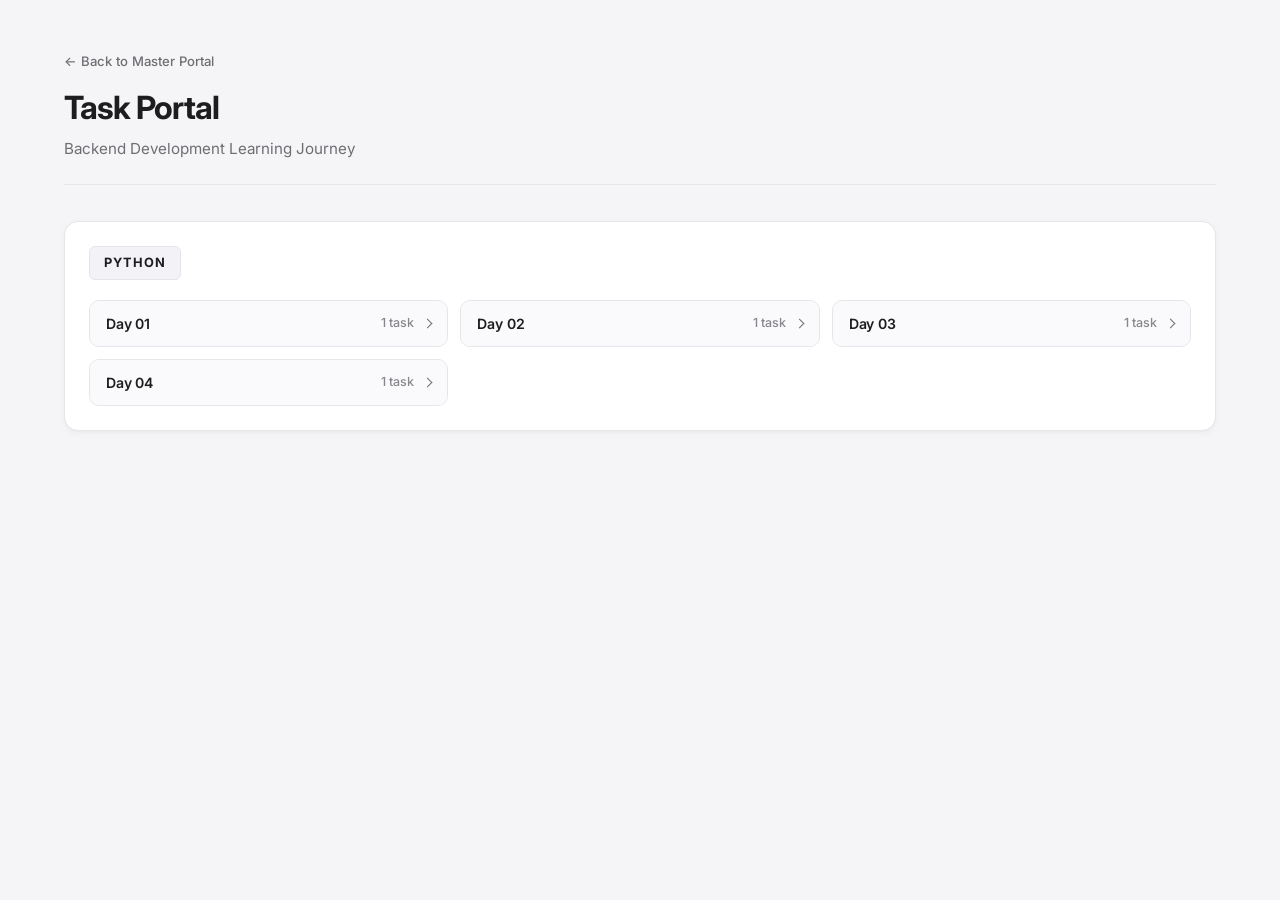
<file: index.html>
<!DOCTYPE html>
<html lang="en">
<head>
    <meta charset="UTF-8">
    <meta name="viewport" content="width=device-width, initial-scale=1.0">
    <link rel="stylesheet" href="style.css">
    <title>Backend Task Portal</title>
</head>
<body>

    <header class="header">
        <a href="../index.html" class="back-link">&larr; Back to Master Portal</a>
        <h1>Task Portal</h1>
        <p>Backend Development Learning Journey</p>
    </header>

    <!-- PYTHON SECTION -->
    <div class="category-section">
        <h2>PYTHON</h2>

        <details class="day-item">
            <summary>
                <span class="day-title">Day 01</span>
                <span class="task-count">1 task</span>
            </summary>
            <div class="task-links">
                <a href="Python/Day1/pyd1.pdf" target="_blank" rel="noopener noreferrer">Written Task - Open PDF</a>
            </div>
        </details>

        <details class="day-item">
            <summary>
                <span class="day-title">Day 02</span>
                <span class="task-count">1 task</span>
            </summary>
            <div class="task-links">
                <a href="https://github.com/mohan-sakthivl/Backend_Journey/blob/main/Python/Day2/matchcase.py" target="_blank" rel="noopener noreferrer">matchcase.py</a>
            </div>
        </details>

        <details class="day-item">
            <summary>
                <span class="day-title">Day 03</span>
                <span class="task-count">1 task</span>
            </summary>
            <div class="task-links">
                <a href="https://github.com/mohan-sakthivl/Backend_Journey/blob/main/Python/Day3/loop.py" target="_blank" rel="noopener noreferrer">loop.py</a>
            </div>
        </details>

        <details class="day-item">
            <summary>
                <span class="day-title">Day 04</span>
                <span class="task-count">1 task</span>
            </summary>
            <div class="task-links">
                <a href="https://github.com/mohan-sakthivl/Backend_Journey/blob/main/Python/Day4/while.py" target="_blank" rel="noopener noreferrer">while.py</a>
            </div>
        </details>
    </div>

</body>
</html>
</file>
<file: style.css>
@import url('https://fonts.googleapis.com/css2?family=Inter:wght@400;500;600;700;800&display=swap');

:root {
    /* Pure Minimalist Palette */
    --bg-page: #f5f5f7;
    --card-bg: #ffffff;
    --border-color: #e5e5ea;
    --border-hover: #d1d1d6;
    
    --text-primary: #1d1d1f;
    --text-secondary: #6e6e73;
    --text-muted: #86868b;
    
    /* Unified Badge & Pill Style */
    --subheading-bg: #f2f2f7;
    --subheading-text: #1d1d1f;
    --subheading-border: #e5e5ea;
    
    --pill-bg: #f2f2f7;
    --pill-text: #1d1d1f;
    --pill-border: #e5e5ea;
    
    --btn-hover-bg: #1d1d1f;
    --btn-hover-text: #ffffff;
    
    --shadow-card: 0 2px 8px rgba(0, 0, 0, 0.04), 0 1px 2px rgba(0, 0, 0, 0.02);
}

* {
    box-sizing: border-box;
    margin: 0;
    padding: 0;
}

body {
    font-family: -apple-system, BlinkMacSystemFont, "SF Pro Text", "Inter", "Segoe UI", Roboto, sans-serif;
    background-color: var(--bg-page);
    color: var(--text-primary);
    padding: 48px 24px 80px;
    max-width: 1200px;
    margin: 0 auto;
    line-height: 1.5;
    -webkit-font-smoothing: antialiased;
    -moz-osx-font-smoothing: grayscale;
}

/* Page Header */
.header {
    margin-bottom: 36px;
    padding-bottom: 24px;
    border-bottom: 1px solid var(--border-color);
}

.header h1 {
    font-size: 2rem;
    font-weight: 700;
    color: var(--text-primary);
    letter-spacing: -0.03em;
    margin-bottom: 6px;
}

.header p {
    font-size: 0.95rem;
    color: var(--text-secondary);
    font-weight: 400;
}

/* Category Sections */
.category-section {
    background: var(--card-bg);
    border: 1px solid var(--border-color);
    border-radius: 14px;
    padding: 24px;
    margin-bottom: 24px;
    display: grid;
    grid-template-columns: repeat(auto-fill, minmax(280px, 1fr));
    gap: 12px;
    align-items: start;
    box-shadow: var(--shadow-card);
}

/* Unified Subheading for all Categories (HTML, CSS, BOOTSTRAP, TAILWINDCSS) */
h2 {
    grid-column: 1 / -1;
    font-size: 0.8rem;
    font-weight: 700;
    color: var(--subheading-text);
    letter-spacing: 0.08em;
    text-transform: uppercase;
    display: inline-flex;
    align-items: center;
    gap: 8px;
    padding: 6px 14px;
    background-color: var(--subheading-bg);
    border: 1px solid var(--subheading-border);
    border-radius: 6px;
    width: fit-content;
    margin-bottom: 8px;
}

/* Day Accordion Item */
details.day-item {
    background: var(--card-bg);
    border: 1px solid var(--border-color);
    border-radius: 10px;
    overflow: hidden;
    transition: border-color 0.15s ease, box-shadow 0.15s ease;
}

details.day-item:hover {
    border-color: var(--border-hover);
}

details.day-item[open] {
    border-color: var(--border-hover);
    box-shadow: 0 2px 6px rgba(0, 0, 0, 0.03);
}

/* Accordion Summary / Header */
details.day-item summary {
    list-style: none;
    display: flex;
    align-items: center;
    justify-content: space-between;
    padding: 12px 16px;
    cursor: pointer;
    user-select: none;
    font-size: 0.88rem;
    background-color: #fafafc;
    transition: background-color 0.15s ease;
}

details.day-item summary::-webkit-details-marker {
    display: none;
}

details.day-item summary:hover {
    background-color: #f2f2f7;
}

/* Day Title */
.day-title {
    font-weight: 600;
    color: var(--text-primary);
    letter-spacing: -0.01em;
}

/* Task Count Badge & Chevron Container */
.task-count {
    display: inline-flex;
    align-items: center;
    gap: 8px;
    font-size: 0.78rem;
    font-weight: 500;
    color: var(--text-muted);
}

/* Minimalist Chevron Icon */
.task-count::after {
    content: "";
    display: inline-block;
    width: 6px;
    height: 6px;
    border-right: 1.5px solid var(--text-secondary);
    border-bottom: 1.5px solid var(--text-secondary);
    transform: rotate(-45deg);
    transition: transform 0.2s ease;
    margin-left: 2px;
}

details.day-item[open] .task-count::after {
    transform: rotate(45deg);
}

/* Task Links Container with Smooth Slide Down */
.task-links {
    padding: 14px 16px;
    border-top: 1px solid var(--border-color);
    background-color: #ffffff;
    display: flex;
    flex-wrap: wrap;
    gap: 6px;
    animation: slideDown 0.18s cubic-bezier(0.16, 1, 0.3, 1);
}

@keyframes slideDown {
    from {
        opacity: 0;
        transform: translateY(-4px);
    }
    to {
        opacity: 1;
        transform: translateY(0);
    }
}

/* Task Links / Buttons */
.task-links a {
    display: inline-flex;
    align-items: center;
    justify-content: center;
    text-decoration: none;
    font-size: 0.82rem;
    font-weight: 500;
    padding: 6px 12px;
    border-radius: 6px;
    background: var(--pill-bg);
    color: var(--pill-text);
    border: 1px solid var(--pill-border);
    transition: all 0.15s ease;
}

.task-links a:hover {
    background-color: var(--btn-hover-bg);
    color: var(--btn-hover-text);
    border-color: var(--btn-hover-bg);
    transform: translateY(-1px);
}

.no-task-note {
    font-size: 0.8rem;
    color: var(--text-muted);
    font-style: italic;
    padding: 6px 10px;
}

/* Responsive */
@media (max-width: 640px) {
    body {
        padding: 24px 16px;
    }

    .header h1 {
        font-size: 1.6rem;
    }

    .category-section {
        padding: 16px;
        grid-template-columns: 1fr;
        gap: 10px;
    }
}
.back-link {
    display: inline-flex;
    align-items: center;
    gap: 6px;
    font-size: 0.82rem;
    font-weight: 500;
    color: var(--text-secondary);
    text-decoration: none;
    margin-bottom: 12px;
    transition: color 0.15s ease, transform 0.15s ease;
}

.back-link:hover {
    color: var(--text-primary);
    transform: translateX(-2px);
}
</file>
